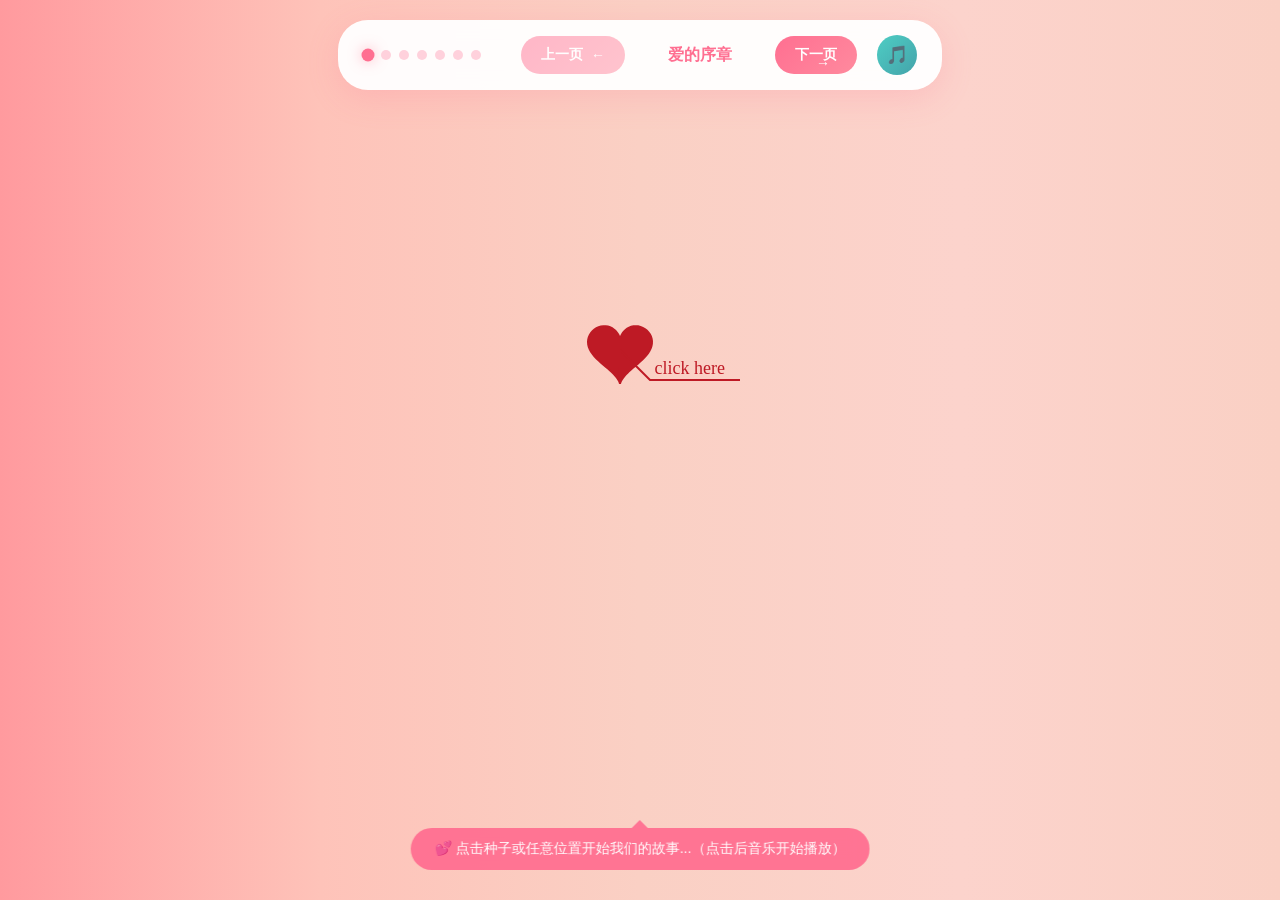
<file: index.html>
<!DOCTYPE html PUBLIC "-//W3C//DTD XHTML 1.0 Strict//EN" "http://www.w3.org/TR/xhtml1/DTD/xhtml1-strict.dtd">
<html xml:lang="en" xmlns="http://www.w3.org/1999/xhtml">
<head>
    <meta http-equiv="Content-Type" content="text/html; charset=UTF-8">
    <title>Love</title>
    
    <link type="text/css" rel="stylesheet" href="Love_files/default.css">
    <link type="text/css" rel="stylesheet" href="Love_files/smooth-navigation.css">
    <script type="text/javascript" src="Love_files/jquery.min.js"></script>
    <script type="text/javascript" src="Love_files/jscex.min.js"></script>
    <script type="text/javascript" src="Love_files/jscex-parser.js"></script>
    <script type="text/javascript" src="Love_files/jscex-jit.js"></script>
    <script type="text/javascript" src="Love_files/jscex-builderbase.min.js"></script>
    <script type="text/javascript" src="Love_files/jscex-async.min.js"></script>
    <script type="text/javascript" src="Love_files/jscex-async-powerpack.min.js"></script>
    <script type="text/javascript" src="Love_files/functions.js" charset="utf-8"></script>
    <script type="text/javascript" src="Love_files/love.js" charset="utf-8"></script>
    <script type="text/javascript" src="Love_files/simple-music-navigation.js" charset="utf-8"></script>
</head>
<body>
	    <div id="main">
        <div id="error">亲，您使用的浏览器无法支持即将显示的内容，请换成谷歌(<a href="http://www.google.cn/chrome/intl/zh-CN/landing_chrome.html?hl=zh-CN&brand=CHMI">Chrome</a>)或者火狐(<a href="http://firefox.com.cn/download/">Firefox</a>)浏览器哟~</div>
        <div id="wrap">
            <div id="text">
                 <div id="code">                 
                 <span class="say">Dear. 婷婷 ღ( ´･ᴗ･` )，七夕快乐呀！</span><br>
                 <span class="say">答应你的礼物！！让你久等啦！</span><br>
                 <span class="say">现借此机会诚挚献诗一首！！</span><br>
				 <br>
                 <span class="say">七夕星河转，鹊桥会良缘，</span><br>
                 <span class="say">小婷笑靥灿，花间舞翩翩。</span><br>
                 <br>
                 <span class="say">绿叶扶疏影，红蕊映素颜，</span><br>
                 <span class="say">多才又多艺，妙来佳肴鲜。</span><br>
                 <br>
                 <span class="say">灵心寄宇宙，巧手成美观，</span><br>
                 <span class="say">愿此情长久，千里共婵娟！</span><br>
                 <br>
                 <span class="say">今日2024年8月10日，又恰逢佳节！</span><br>
                  <span class="say">不免感慨能遇到这么阳光、活泼、开朗的你！</span><br>
                   <span class="say">是多么幸运呀！！</span><br>
                    <span class="say">真的很高兴认识你呀！</span><br>
                     <span class="say">我们之间的故事，</span><br>
                      <span class="say">未完待续……</span><br>
                <br>
                 <span class="say"><span class="space"></span> -- Yours, 程铁峰.</span>
                 </div>
             </div>
            <div id="clock-box">
                <a href="你的个人链接" target="_blank">谭小婷</a> 与 <a href="你的个人链接" target="_blank">程铁峰</a> 相识的
                <div id="clock"></div>
            </div>
            <canvas id="canvas" width="1100" height="680"></canvas>
        </div>
            </div>

    <script>
        $(document).ready(function() {

            var canvas = $('#canvas');
            var music = document.getElementById('background-music');

            if (!canvas[0].getContext) {
                $("#error").show();
                return false;
            }

            var width = canvas.width();
            var height = canvas.height();

            canvas.attr("width", width);
            canvas.attr("height", height);

            var opts = {
                seed: {
                    x: width / 2 - 20,
                    color: "rgb(190, 26, 37)",
                    scale: 2
                },
                branch: [
                    [535, 680, 570, 250, 500, 200, 30, 100, [
                        [540, 500, 455, 417, 340, 400, 13, 100, [
                            [450, 435, 434, 430, 394, 395, 2, 40]
                        ]],
                        [550, 445, 600, 356, 680, 345, 12, 100, [
                            [578, 400, 648, 409, 661, 426, 3, 80]
                        ]],
                        [539, 281, 537, 248, 534, 217, 3, 40],
                        [546, 397, 413, 247, 328, 244, 9, 80, [
                            [427, 286, 383, 253, 371, 205, 2, 40],
                            [498, 345, 435, 315, 395, 330, 4, 60]
                        ]],
                        [546, 357, 608, 252, 678, 221, 6, 100, [
                            [590, 293, 646, 277, 648, 271, 2, 80]
                        ]]
                    ]] 
                ],
                bloom: {
                    num: 700,
                    width: 1080,
                    height: 650,
                },
                footer: {
                    width: 1200,
                    height: 5,
                    speed: 10,
                }
            }

            var tree = new Tree(canvas[0], width, height, opts);
            var seed = tree.seed;
            var foot = tree.footer;
            var hold = 1;

            canvas.click(function(e) {
                var offset = canvas.offset(), x, y;
                x = e.pageX - offset.left;
                y = e.pageY - offset.top;
                if (seed.hover(x, y)) {
                    hold = 0; 
                    music.play();  // 点击时播放音乐
                    canvas.unbind("click");
                    canvas.unbind("mousemove");
                    canvas.removeClass('hand');
                }
            }).mousemove(function(e){
                var offset = canvas.offset(), x, y;
                x = e.pageX - offset.left;
                y = e.pageY - offset.top;
                canvas.toggleClass('hand', seed.hover(x, y));
            });

            var seedAnimate = eval(Jscex.compile("async", function () {
                seed.draw();
                while (hold) {
                    $await(Jscex.Async.sleep(10));
                }
                while (seed.canScale()) {
                    seed.scale(0.95);
                    $await(Jscex.Async.sleep(10));
                }
                while (seed.canMove()) {
                    seed.move(0, 2);
                    foot.draw();
                    $await(Jscex.Async.sleep(10));
                }
            }));

            var growAnimate = eval(Jscex.compile("async", function () {
                do {
                    tree.grow();
                    $await(Jscex.Async.sleep(10));
                } while (tree.canGrow());
            }));

            var flowAnimate = eval(Jscex.compile("async", function () {
                do {
                    tree.flower(2);
                    $await(Jscex.Async.sleep(10));
                } while (tree.canFlower());
            }));

            var moveAnimate = eval(Jscex.compile("async", function () {
                tree.snapshot("p1", 240, 0, 610, 680);
                while (tree.move("p1", 500, 0)) {
                    foot.draw();
                    $await(Jscex.Async.sleep(10));
                }
                foot.draw();
                tree.snapshot("p2", 500, 0, 610, 680);

                canvas.parent().css("background", "url(" + tree.toDataURL('image/png') + ")");
				canvas.css("background", "linear-gradient(to right, #FDB1AE, #fad0c4, #fad0c4)");
                $await(Jscex.Async.sleep(300));
                canvas.css("background", "none");
            }));

            var jumpAnimate = eval(Jscex.compile("async", function () {
                var ctx = tree.ctx;
                while (true) {
                    tree.ctx.clearRect(0, 0, width, height);
                    tree.jump();
                    foot.draw();
                    $await(Jscex.Async.sleep(25));
                }
            }));

            var textAnimate = eval(Jscex.compile("async", function () {
                var together = new Date();
                together.setFullYear(2024, 5, 21);
                together.setHours(13);
                together.setMinutes(31);
                together.setSeconds(0);
                together.setMilliseconds(0);

                $("#code").show().typewriter();
                $("#clock-box").fadeIn(500);
                while (true) {
                    timeElapse(together);
                    $await(Jscex.Async.sleep(1000));
                }
            }));

            var runAsync = eval(Jscex.compile("async", function () {
                $await(seedAnimate());
                $await(growAnimate());
                $await(flowAnimate());
                $await(moveAnimate());

                textAnimate().start();
                jumpAnimate().start();
            }));

            runAsync().start();
        });
    </script>
</body>
</html>
</file>
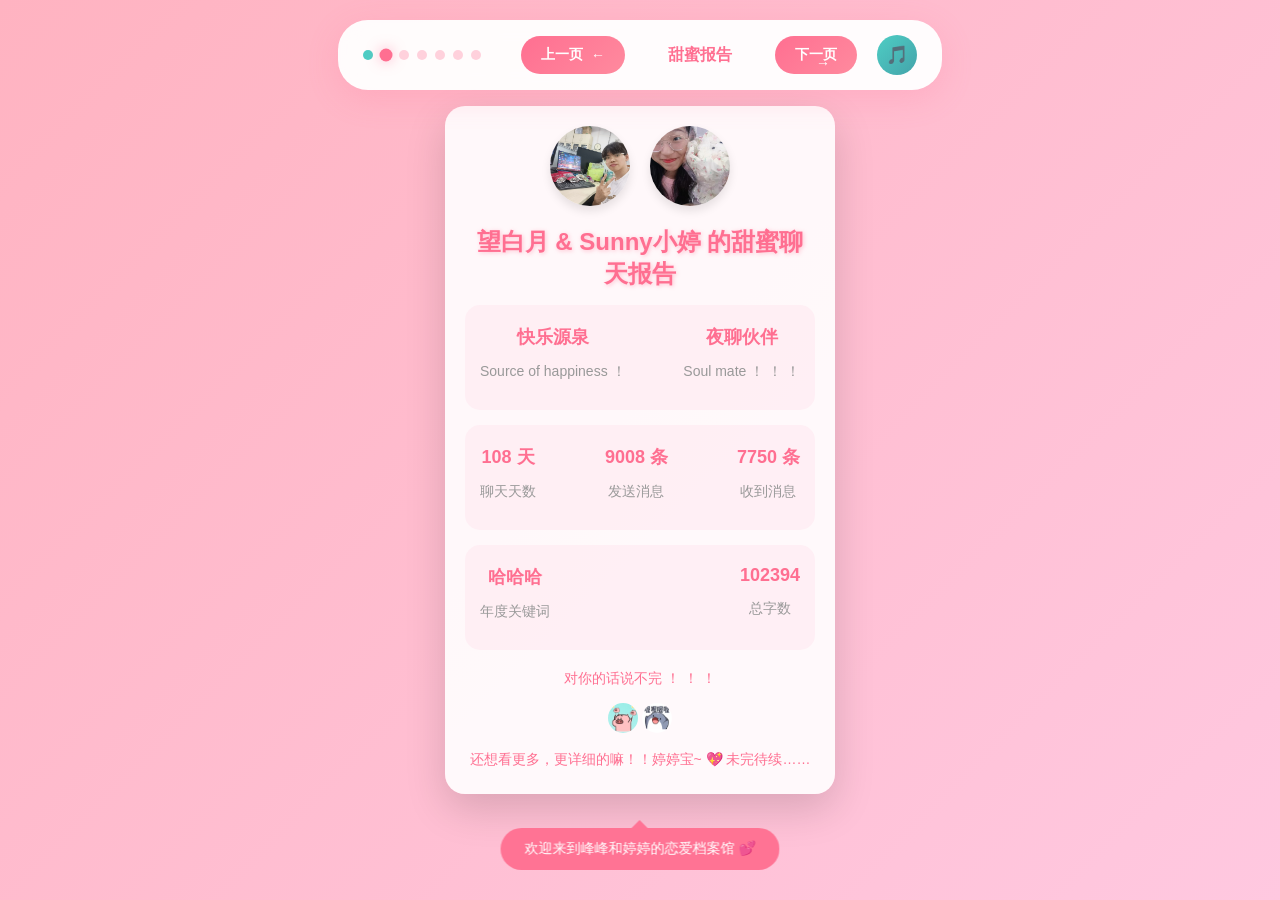
<file: page2.html>
<!DOCTYPE html>
<html lang="zh-CN">
<head>
    <meta charset="UTF-8">
    <meta name="viewport" content="width=device-width, initial-scale=1.0">
    <title>甜蜜聊天报告</title>
    <link type="text/css" rel="stylesheet" href="Love_files/smooth-navigation.css">
    <style>
        body {
            margin: 0;
            font-family: 'Arial', sans-serif;
            background: linear-gradient(135deg, #ffb3c1, #ffc8e0);
            display: flex;
            justify-content: center;
            align-items: center;
            height: 100vh;
            animation: backgroundAnimation 8s infinite alternate ease-in-out;
        }

        /* 背景渐变动画 */
        @keyframes backgroundAnimation {
            0% { background: linear-gradient(135deg, #ffb3c1, #ffc8e0); }
            100% { background: linear-gradient(135deg, #ff7f91, #ffb3c1); }
        }

        .card {
            background-color: rgba(255, 255, 255, 0.9);
            border-radius: 20px;
            box-shadow: 0px 15px 40px rgba(0, 0, 0, 0.15);
            width: 350px;
            padding: 20px;
            text-align: center;
            transform: scale(1);
            transition: transform 0.3s;
        }

        .card:hover {
            transform: scale(1.05);
        }

        .header {
            display: flex;
            justify-content: center;
            align-items: center;
            margin-bottom: 20px;
            animation: float 3s infinite alternate ease-in-out;
        }

        /* 图片浮动效果 */
        @keyframes float {
            0% { transform: translateY(0); }
            100% { transform: translateY(-10px); }
        }

        .header img {
            width: 80px;
            height: 80px;
            border-radius: 50%;
            object-fit: cover;
            margin: 0 10px;
            box-shadow: 0px 5px 10px rgba(0, 0, 0, 0.1);
        }

        h1 {
            font-size: 24px;
            margin: 10px 0;
            color: #ff6f91;
            text-shadow: 1px 1px 4px rgba(255, 111, 145, 0.4);
        }

        .stat {
            background-color: rgba(255, 236, 243, 0.7);
            padding: 15px;
            border-radius: 15px;
            margin: 15px 0;
            display: flex;
            justify-content: space-between;
            color: #555;
        }

        .stat div {
            text-align: center;
        }

        .stat h2 {
            font-size: 18px;
            margin: 5px 0;
            color: #ff6f91;
        }

        .stat p {
            font-size: 14px;
            color: #999;
        }

        .footer {
            margin-top: 20px;
        }

        .footer img {
            width: 30px;
            height: 30px;
            border-radius: 50%;
        }

        .footer p {
            font-size: 14px;
            color: #ff6f91;
            margin-bottom: 5px;
        }

        .qr-code {
            margin-top: 10px;
            width: 80px;
            height: 80px;
            border-radius: 10px;
            animation: glow 3s infinite alternate;
        }

        /* 暧昧的光晕效果 */
        @keyframes glow {
            0% { box-shadow: 0 0 10px rgba(255, 111, 145, 0.5); }
            100% { box-shadow: 0 0 20px rgba(255, 111, 145, 1); }
        }
    </style>
</head>
<body>
    <div class="card">
        <div class="header">
            <img src="Love_files/image1.jpg" alt="User 1">
            <img src="Love_files/image2.jpg" alt="User 2">
        </div>

        <h1>望白月 & Sunny小婷 的甜蜜聊天报告</h1>

        <div class="stat">
            <div>
                <h2>快乐源泉</h2>
                <p>Source of happiness ！</p>
            </div>
            <div>
                <h2>夜聊伙伴</h2>
                <p>Soul mate ！ ！ ！</p>
            </div>
        </div>

        <div class="stat">
            <div>
                <h2>108 天</h2>
                <p>聊天天数</p>
            </div>
            <div>
                <h2>9008 条</h2>
                <p>发送消息</p>
            </div>
            <div>
                <h2>7750 条</h2>
                <p>收到消息</p>
            </div>
        </div>

        <div class="stat">
            <div>
                <h2>哈哈哈</h2>
                <p>年度关键词</p>
            </div>
            <div>
                <h2>102394</h2>
                <p>总字数</p>
            </div>
        </div>

        <div class="footer">
            <p>对你的话说不完 ！ ！ ！</p>
            <img src="Love_files/image3.jpg" alt="Emoji">
            <img src="Love_files/image4.jpg" alt="QR Code" class="qr-code">
			<p>还想看更多，更详细的嘛！！婷婷宝~ 💖 未完待续……</p>
        </div>
    </div>
<!-- 	<audio id="backgroundMusic" src="Love_files/love.mp3" autoplay loop></audio>
	
	    <script>
	        window.onload = function() {
	            var audio = document.getElementById('backgroundMusic');
	            audio.play();
	        };
	    </script> -->
				<script src="Love_files/simple-music-navigation.js"></script>
		
</body>
</html>
</file>
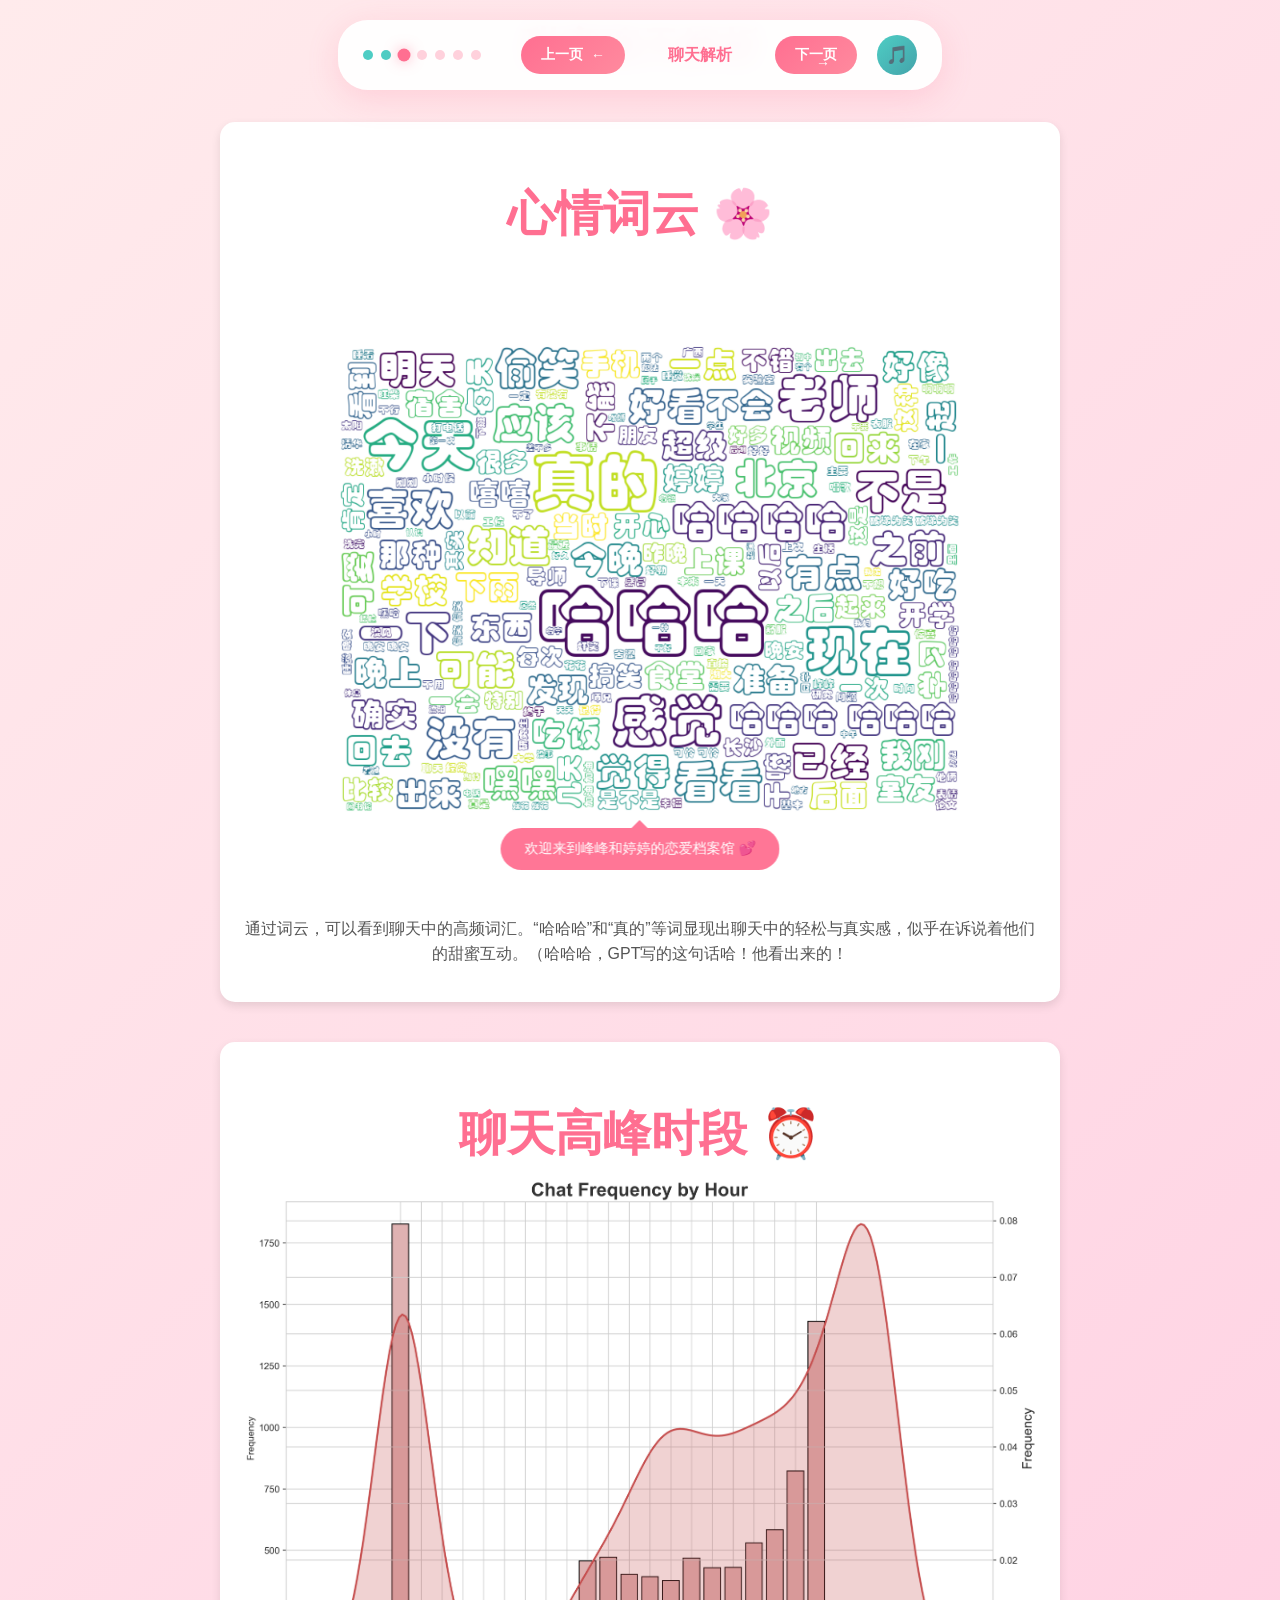
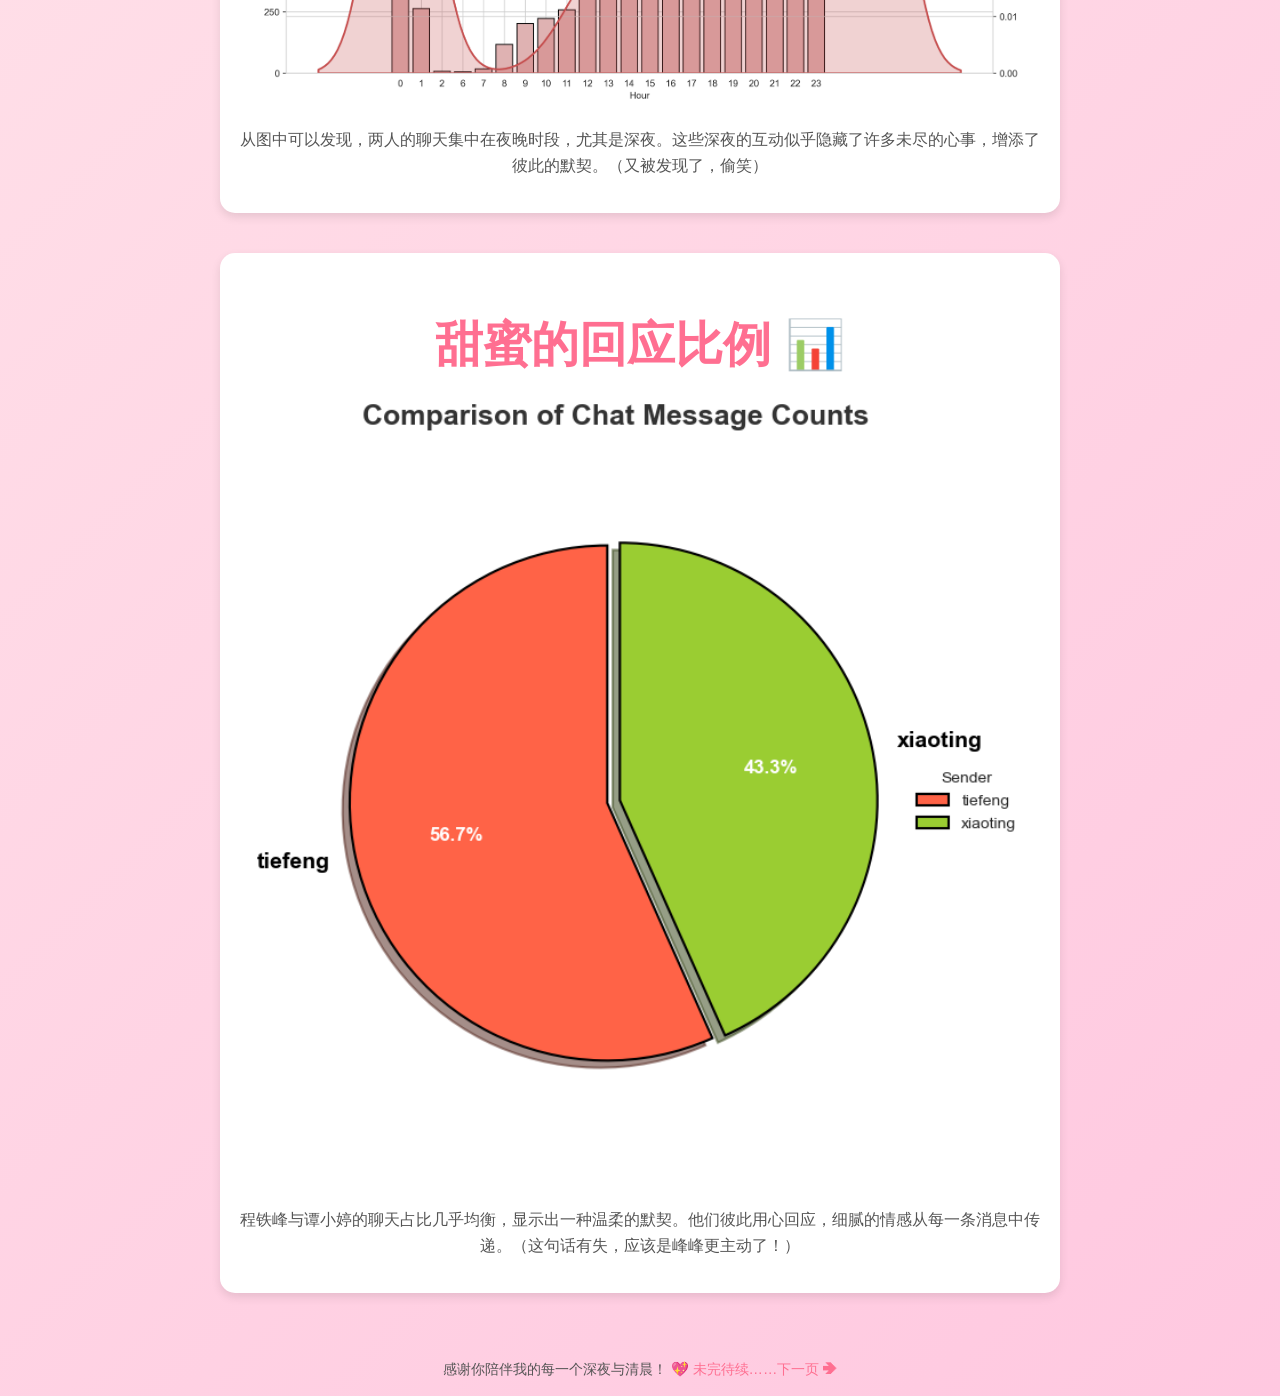
<file: page3.html>
<!DOCTYPE html>
<html lang="zh-CN">
<head>
    <meta charset="UTF-8">
    <meta name="viewport" content="width=device-width, initial-scale=1.0">
    <title>甜蜜聊天解析</title>
    <link type="text/css" rel="stylesheet" href="Love_files/smooth-navigation.css">
    <style>
        /* 页面基础样式 */
        body {
            font-family: Arial, sans-serif;
            background: linear-gradient(135deg, #ffebec, #ffc8e0);
            display: flex;
            flex-direction: column;
            align-items: center;
            margin: 0;
            padding: 0;
            overflow-x: hidden;
        }

        h1 {
            color: #ff6f91;
            font-size: 2.5em;
            margin-top: 20px;
            text-shadow: 1px 1px 2px rgba(0, 0, 0, 0.1);
        }

        /* 图表卡片样式 */
        .chart-container {
            background: white;
            width: 90%;
            max-width: 800px;
            margin: 20px auto;
            padding: 20px;
            border-radius: 15px;
            box-shadow: 0 4px 10px rgba(0, 0, 0, 0.1);
            transition: transform 0.3s ease, box-shadow 0.3s ease;
        }

        .chart-container:hover {
            transform: scale(1.02);
            box-shadow: 0 8px 20px rgba(0, 0, 0, 0.15);
        }

        h2 {
            color: #ff6f91;
            text-align: center;
            margin-bottom: 10px;
            font-size: 3em;
        }

        p {
            color: #555;
            font-size: 1em;
            line-height: 1.6em;
            margin-bottom: 15px;
            text-align: center;
        }

        /* 图表图片样式 */
        .chart-img {
            width: 100%;
            border-radius: 10px;
            transition: transform 0.3s;
        }

        .chart-img:hover {
            transform: scale(1.05);
        }

        /* 页面底部样式 */
        .footer {
            margin-top: 30px;
            color: #888;
            font-size: 0.9em;
            text-align: center;
        }

        .footer a {
            color: #ff6f91;
            text-decoration: none;
        }

        .footer a:hover {
            text-decoration: underline;
        }
    </style>
</head>
<body>

    <!-- 页面标题 -->
    <h1>甜蜜聊天解析</h1>

    <!-- 卡片 1：聊天内容词云图 -->
    <div class="chart-container">
        <h2>心情词云 🌸</h2>
        <img src="Love_files/image5.jpg" alt="聊天内容词云图" class="chart-img">
        <p>通过词云，可以看到聊天中的高频词汇。“哈哈哈”和“真的”等词显现出聊天中的轻松与真实感，似乎在诉说着他们的甜蜜互动。（哈哈哈，GPT写的这句话哈！他看出来的！</p>
    </div>

    <!-- 卡片 2：聊天频率统计图 -->
    <div class="chart-container">
        <h2>聊天高峰时段 ⏰</h2>
        <img src="Love_files/image6.jpg" alt="聊天频率统计图" class="chart-img">
        <p>从图中可以发现，两人的聊天集中在夜晚时段，尤其是深夜。这些深夜的互动似乎隐藏了许多未尽的心事，增添了彼此的默契。（又被发现了，偷笑）</p>
    </div>

    <!-- 卡片 3：消息占比饼图 -->
    <div class="chart-container">
        <h2>甜蜜的回应比例 📊</h2>
        <img src="Love_files/image7.jpg" alt="消息占比图" class="chart-img">
        <p>程铁峰与谭小婷的聊天占比几乎均衡，显示出一种温柔的默契。他们彼此用心回应，细腻的情感从每一条消息中传递。（这句话有失，应该是峰峰更主动了！）</p>
    </div>

    <!-- 页面底部 -->
    <div class="footer">
        <p>感谢你陪伴我的每一个深夜与清晨！ 💖 <a href="page4.html">未完待续……下一页 ➔</a></p>
    </div>
<!-- 	<audio id="backgroundMusic" src="Love_files/love.mp3" autoplay loop></audio>
	
	    <script>
	        window.onload = function() {
	            var audio = document.getElementById('backgroundMusic');
	            audio.play();
	        };
	    </script> -->
	<script src="Love_files/audio.js"></script>
	<script src="Love_files/simple-music-navigation.js"></script>
	
</body>
</html>
</file>
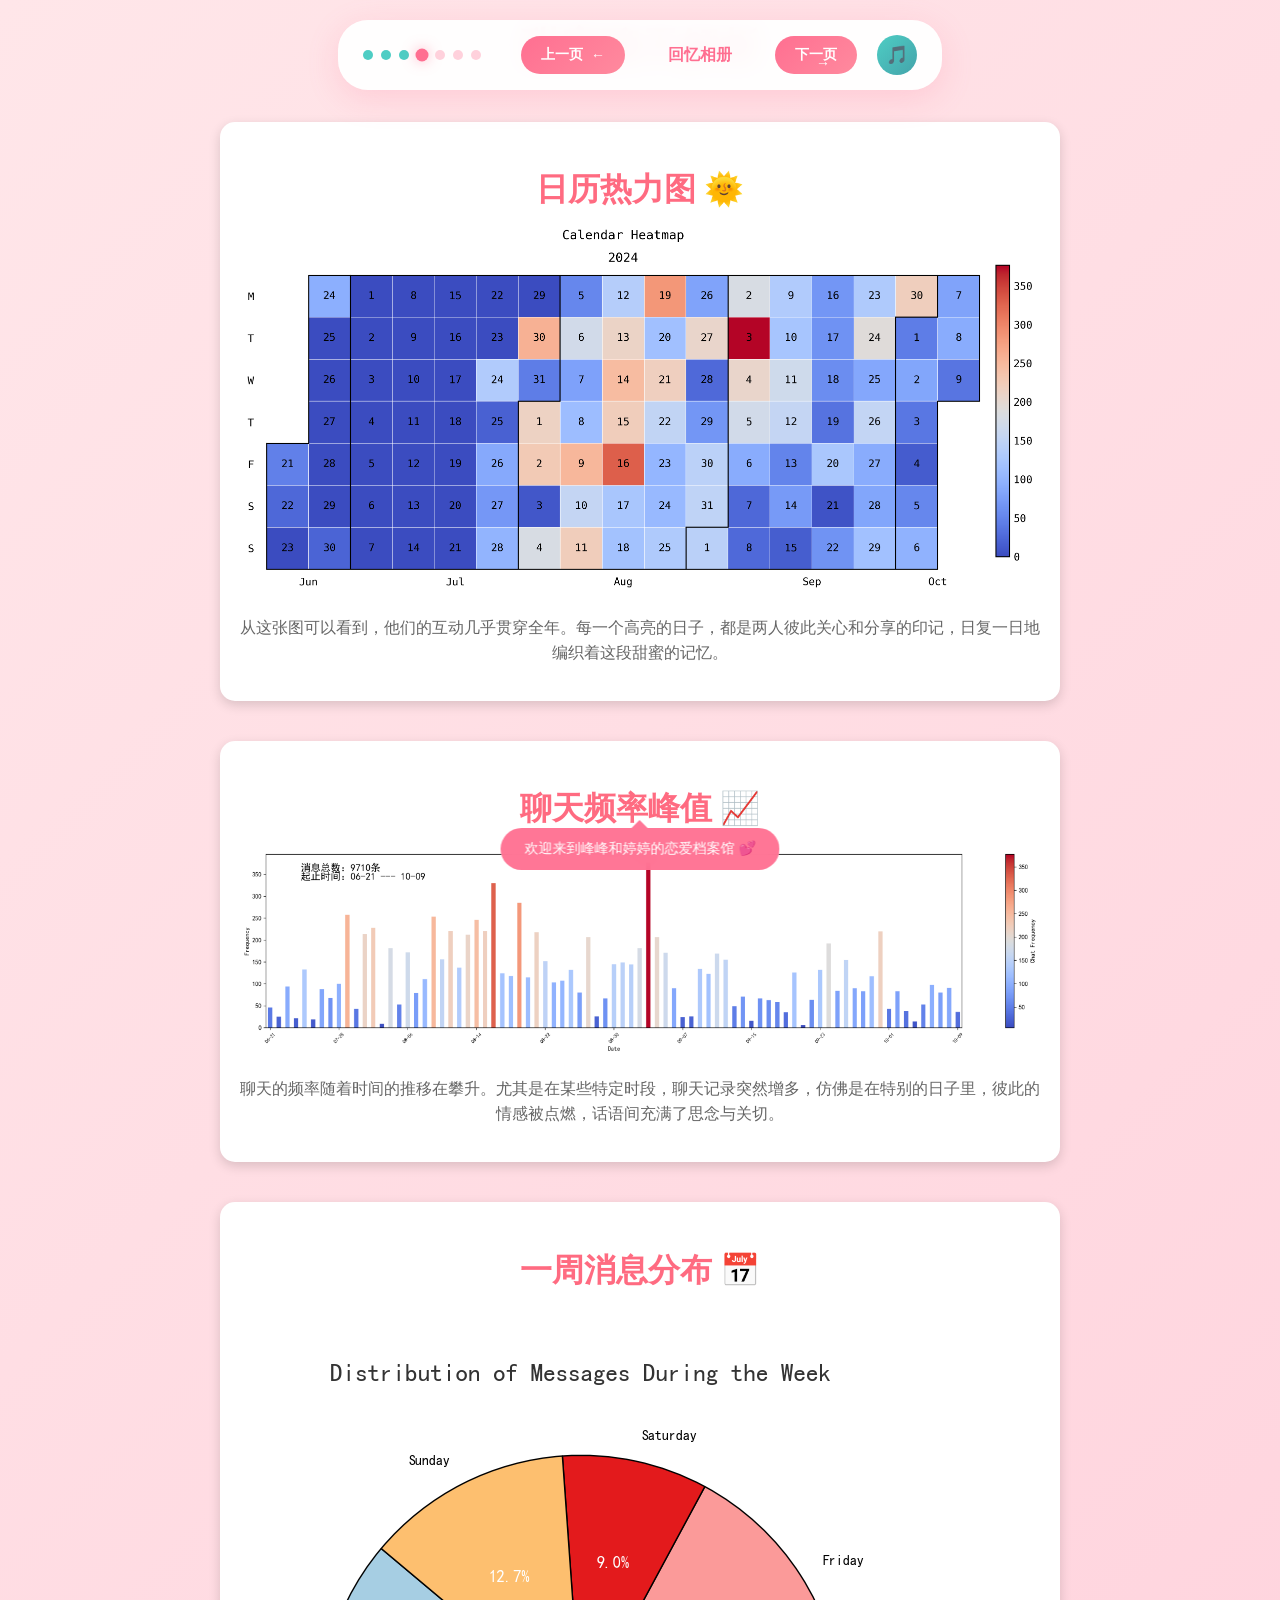
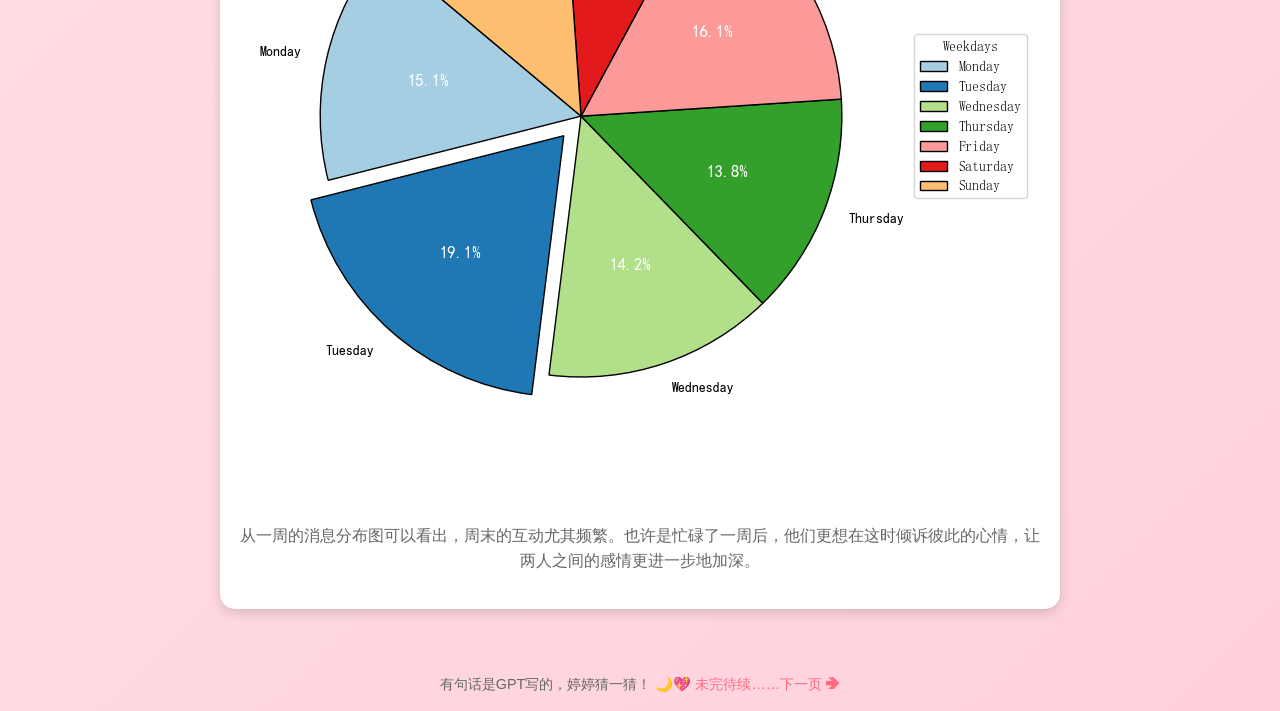
<file: page4.html>
<!DOCTYPE html>
<html lang="zh-CN">
<head>
    <meta charset="UTF-8">
    <meta name="viewport" content="width=device-width, initial-scale=1.0">
    <title>甜蜜聊天解析</title>
    <link type="text/css" rel="stylesheet" href="Love_files/smooth-navigation.css">
    <style>
        /* 页面基础样式 */
        body {
            font-family: Arial, sans-serif;
            background: linear-gradient(135deg, #ffe6e9, #ffd1dc);
            display: flex;
            flex-direction: column;
            align-items: center;
            margin: 0;
            padding: 0;
            overflow-x: hidden;
        }

        h1 {
            color: #ff6b81;
            font-size: 2.5em;
            margin-top: 20px;
            text-shadow: 1px 1px 4px rgba(0, 0, 0, 0.2);
        }

        /* 图表卡片样式 */
        .chart-container {
            background: white;
            width: 90%;
            max-width: 800px;
            margin: 20px auto;
            padding: 20px;
            border-radius: 15px;
            box-shadow: 0 4px 12px rgba(0, 0, 0, 0.15);
            transition: transform 0.3s ease, box-shadow 0.3s ease;
        }

        .chart-container:hover {
            transform: scale(1.02);
            box-shadow: 0 8px 20px rgba(0, 0, 0, 0.2);
        }

        h2 {
            color: #ff6b81;
            text-align: center;
            margin-bottom: 10px;
            font-size: 2em;
        }

        p {
            color: #666;
            font-size: 1em;
            line-height: 1.6em;
            margin-bottom: 15px;
            text-align: center;
        }

        /* 图表图片样式 */
        .chart-img {
            width: 100%;
            border-radius: 10px;
            transition: transform 0.3s;
        }

        .chart-img:hover {
            transform: scale(1.05);
        }

        /* 页面底部样式 */
        .footer {
            margin-top: 30px;
            color: #888;
            font-size: 0.9em;
            text-align: center;
        }

        .footer a {
            color: #ff6b81;
            text-decoration: none;
        }

        .footer a:hover {
            text-decoration: underline;
        }
    </style>
</head>
<body>

    <!-- 页面标题 -->
    <h1>甜蜜聊天解析</h1>

    <!-- 卡片 1：日历热力图 -->
    <div class="chart-container">
        <h2>日历热力图 🌞</h2>
        <img src="Love_files/image8.jpg" alt="日历热力图" class="chart-img">
        <p>从这张图可以看到，他们的互动几乎贯穿全年。每一个高亮的日子，都是两人彼此关心和分享的印记，日复一日地编织着这段甜蜜的记忆。</p>
    </div>

    <!-- 卡片 2：聊天频率柱状图 -->
    <div class="chart-container">
        <h2>聊天频率峰值 📈</h2>
        <img src="Love_files/image9.jpg" alt="聊天频率柱状图" class="chart-img">
        <p>聊天的频率随着时间的推移在攀升。尤其是在某些特定时段，聊天记录突然增多，仿佛是在特别的日子里，彼此的情感被点燃，话语间充满了思念与关切。</p>
    </div>

    <!-- 卡片 3：一周消息分布图 -->
    <div class="chart-container">
        <h2>一周消息分布 📅</h2>
        <img src="Love_files/image10.jpg" alt="一周消息分布图" class="chart-img">
        <p>从一周的消息分布图可以看出，周末的互动尤其频繁。也许是忙碌了一周后，他们更想在这时倾诉彼此的心情，让两人之间的感情更进一步地加深。</p>
    </div>

    <!-- 页面底部 -->
    <div class="footer">
        <p>有句话是GPT写的，婷婷猜一猜！ 🌙💖 <a href="page5.html">未完待续……下一页 ➔</a></p>
    </div>
<!-- 	<audio id="backgroundMusic" src="Love_files/love.mp3" autoplay loop></audio>
	
	    <script>
	        window.onload = function() {
	            var audio = document.getElementById('backgroundMusic');
	            audio.play();
	        };
	    </script> -->
	<script src="Love_files/audio.js"></script>
	<script src="Love_files/simple-music-navigation.js"></script>
	
</body>
</html>
</file>
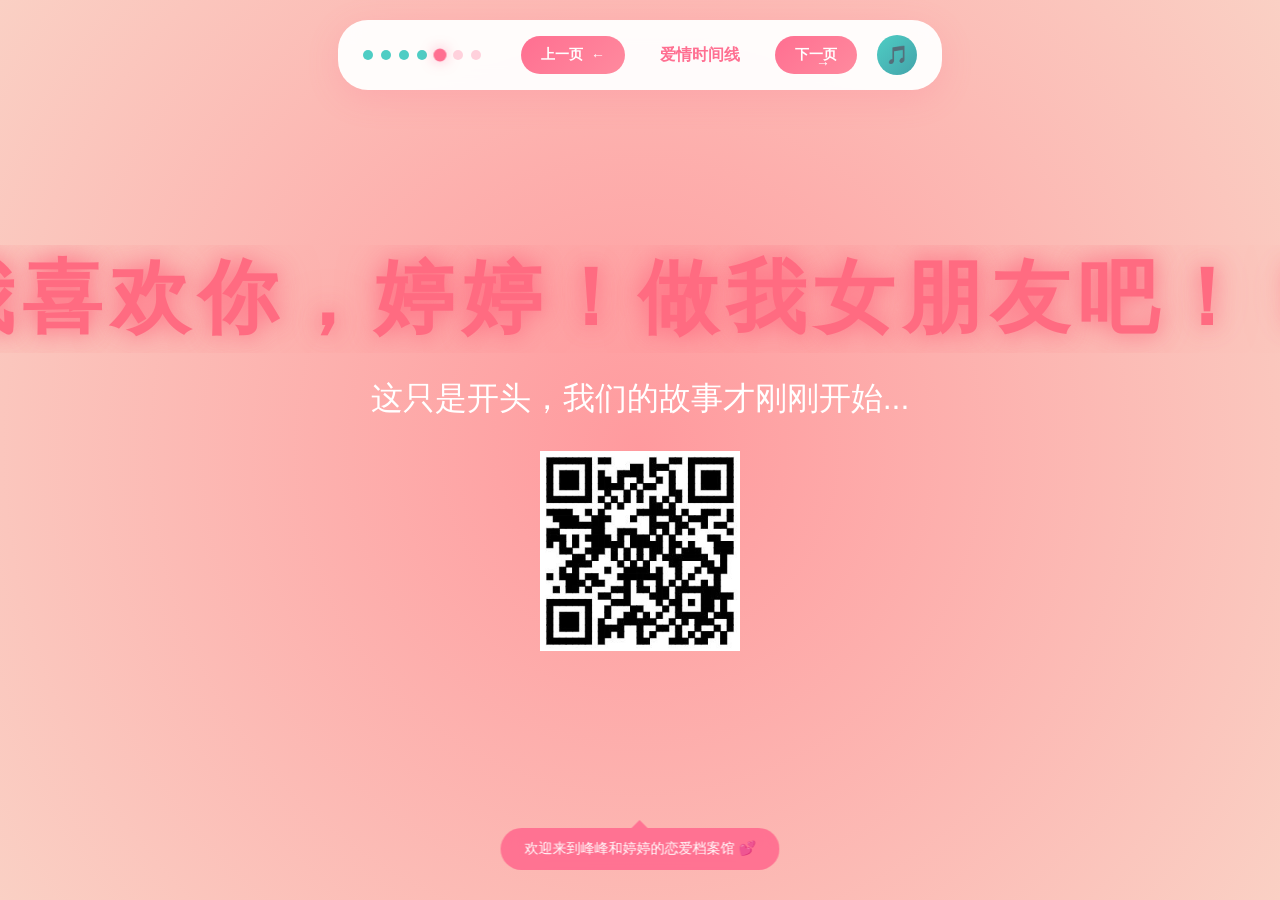
<file: page5.html>
<!DOCTYPE html>
<html lang="zh-CN">
<head>
    <meta charset="UTF-8">
    <meta name="viewport" content="width=device-width, initial-scale=1.0">
    <title>暧昧时刻</title>
    <link type="text/css" rel="stylesheet" href="Love_files/smooth-navigation.css">
    <style>
        body {
            font-family: 'Arial', sans-serif;
            background: radial-gradient(circle, #ff9a9e, #fad0c4);
            display: flex;
            flex-direction: column;
            justify-content: center;
            align-items: center;
            height: 100vh;
            margin: 0;
            padding: 0;
            overflow: hidden;
            text-align: center;
        }

        .container {
            color: #ff6b81;
            position: relative;
            animation: pulseBackground 5s infinite ease-in-out;
        }

        .typing-effect {
            font-size: 5em;
            font-weight: bold;
            display: inline-block;
            border-right: 4px solid #ff6b81;
            white-space: nowrap;
            overflow: hidden;
            width: 0;
            animation: typing 5s steps(35) forwards, blink 0.75s step-end infinite;
            letter-spacing: 0.1em;
            text-shadow: 0 0 20px rgba(255, 107, 129, 0.8), 0 0 40px rgba(255, 107, 129, 0.6);
        }

        @keyframes typing {
            from {
                width: 0;
            }
            to {
                width: 27em;
            }
        }

        @keyframes blink {
            50% {
                border-color: transparent;
            }
        }

        .heart {
            font-size: 8em;
            color: #ff1493;
            position: absolute;
            top: 60%;
            left: 50%;
            transform: translateX(-50%);
            animation: heartbeat 1s ease-in-out infinite, pulseHeart 3s infinite ease-in-out;
            opacity: 0;
        }

        @keyframes heartbeat {
            0%, 100% {
                transform: scale(1);
            }
            50% {
                transform: scale(1.3);
            }
        }

        @keyframes pulseHeart {
            0%, 100% {
                opacity: 0;
            }
            50% {
                opacity: 1;
            }
        }

        .message {
            font-size: 2em;
            color: #ffffff;
            margin-top: 20px;
            opacity: 0;
            animation: fadeIn 3s ease forwards;
            animation-delay: 5s;
        }

        @keyframes fadeIn {
            from {
                opacity: 0;
            }
            to {
                opacity: 1;
            }
        }

        .qr-code {
            margin-top: 30px;
            width: 200px;
            height: 200px;
        }
    </style>
</head>
<body>

    <div class="container">
        <!-- 打字效果 -->
        <div class="typing-effect">我喜欢你，婷婷！做我女朋友吧！！</div>

        <!-- 心形动画 -->
        <!-- <div class="heart">💖</div> -->

        <!-- 渐显信息 -->
        <div class="message">这只是开头，我们的故事才刚刚开始...</div>

        <!-- 二维码图片 -->
        <img src="Love_files/image11.jpg" alt="二维码" class="qr-code">
    </div>
	<script src="Love_files/audio.js"></script>
	<script src="Love_files/simple-music-navigation.js"></script>
	
</body>
</html>
</file>
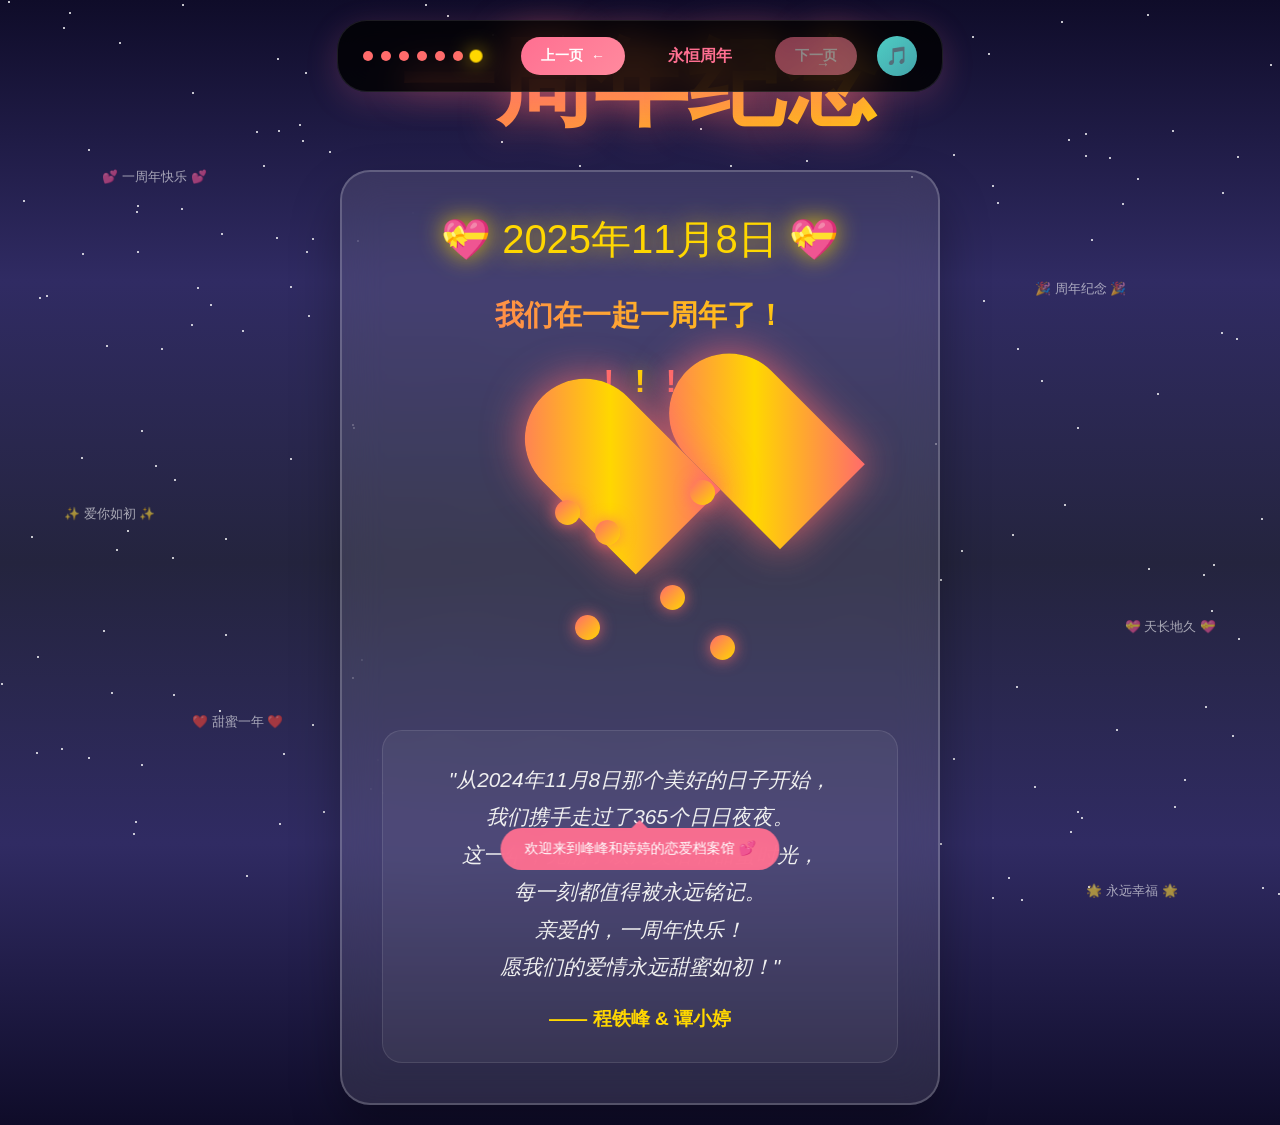
<file: page7.html>
<!DOCTYPE html>
<html lang="zh-CN">
<head>
    <meta charset="UTF-8">
    <meta name="viewport" content="width=device-width, initial-scale=1.0">
    <title>一周年纪念 - 爱情档案馆</title>
    <link type="text/css" rel="stylesheet" href="Love_files/smooth-navigation.css">
    <style>
        * {
            margin: 0;
            padding: 0;
            box-sizing: border-box;
        }

        body {
            font-family: 'Arial', sans-serif;
            background: linear-gradient(to bottom, #0f0c29, #302b63, #24243e, #302b63, #0f0c29);
            min-height: 100vh;
            overflow: hidden;
            position: relative;
            color: white;
        }

        /* 流星雨画布 */
        #meteor-canvas {
            position: fixed;
            top: 0;
            left: 0;
            width: 100%;
            height: 100%;
            pointer-events: none;
            z-index: 1;
        }

        /* 主容器 */
        .anniversary-container {
            position: relative;
            z-index: 10;
            display: flex;
            flex-direction: column;
            align-items: center;
            justify-content: center;
            min-height: 100vh;
            padding: 20px;
        }

        /* 主标题 */
        .anniversary-title {
            font-size: clamp(3rem, 8vw, 6rem);
            font-weight: bold;
            text-align: center;
            margin-bottom: 20px;
            background: linear-gradient(135deg, #ff6b6b 0%, #ffd700 25%, #ff6b6b 50%, #ffd700 75%, #ff6b6b 100%);
            background-size: 400% 400%;
            -webkit-background-clip: text;
            background-clip: text;
            -webkit-text-fill-color: transparent;
            animation: gradientShift 6s ease infinite, titlePulse 2s ease-in-out infinite;
            text-shadow: 0 0 40px rgba(255, 107, 107, 0.8);
        }

        @keyframes titlePulse {
            0%, 100% { transform: scale(1); }
            50% { transform: scale(1.05); }
        }

        @keyframes gradientShift {
            0%, 100% { background-position: 0% 50%; }
            50% { background-position: 100% 50%; }
        }

        /* 纪念日卡片 */
        .anniversary-card {
            background: rgba(255, 255, 255, 0.1);
            backdrop-filter: blur(20px);
            border-radius: 30px;
            padding: 40px;
            text-align: center;
            border: 2px solid rgba(255, 255, 255, 0.2);
            box-shadow: 0 25px 50px rgba(0, 0, 0, 0.3);
            max-width: 600px;
            width: 90%;
            animation: cardFloat 6s ease-in-out infinite;
        }

        @keyframes cardFloat {
            0%, 100% { transform: translateY(0px); }
            50% { transform: translateY(-20px); }
        }

        /* 纪念日信息 */
        .anniversary-date {
            font-size: 2.5rem;
            color: #ffd700;
            margin-bottom: 20px;
            text-shadow: 0 0 25px rgba(255, 215, 0, 0.8);
            animation: glow 2s ease-in-out infinite alternate, dateGlow 3s ease-in-out infinite;
        }

        @keyframes glow {
            from { text-shadow: 0 0 25px rgba(255, 215, 0, 0.8); }
            to { text-shadow: 0 0 35px rgba(255, 215, 0, 1), 0 0 50px rgba(255, 215, 0, 0.8); }
        }

        @keyframes dateGlow {
            0%, 100% { transform: scale(1); }
            50% { transform: scale(1.02); }
        }

        .anniversary-message {
            font-size: 1.8rem;
            color: #ffffff;
            margin: 25px 0;
            line-height: 1.6;
            font-weight: bold;
            text-align: center;
            background: linear-gradient(45deg, #ff6b6b, #ffd700, #ff6b6b);
            background-size: 200% 200%;
            -webkit-background-clip: text;
            background-clip: text;
            -webkit-text-fill-color: transparent;
            animation: messageGradient 4s ease infinite;
        }

        @keyframes messageGradient {
            0%, 100% { background-position: 0% 50%; }
            50% { background-position: 100% 50%; }
        }

        /* 跳动感叹号样式 */
        .anniversary-message {
            font-size: 1.8rem;
            color: #ffffff;
            margin: 25px 0;
            line-height: 1.6;
            font-weight: bold;
            text-align: center;
            background: linear-gradient(45deg, #ff6b6b, #ffd700, #ff6b6b);
            background-size: 200% 200%;
            -webkit-background-clip: text;
            background-clip: text;
            -webkit-text-fill-color: transparent;
            animation: messageGradient 4s ease infinite;
            position: relative;
            z-index: 1;
        }

        .exclamation-marks {
            display: block;
            text-align: center;
            margin: 15px 0;
            position: relative;
        }

        .exclamation-mark {
            display: inline-block;
            font-size: 2rem;
            font-weight: bold;
            color: #ff6b6b;
            margin: 0 8px;
            text-shadow: 0 0 20px rgba(255, 107, 107, 0.8);
            animation: exclamationJump 1.5s ease-in-out infinite;
            position: relative;
        }

        .exclamation-mark:nth-child(2) {
            animation-delay: 0.3s;
            color: #ffd700;
            text-shadow: 0 0 20px rgba(255, 215, 0, 0.8);
        }

        .exclamation-mark:nth-child(3) {
            animation-delay: 0.6s;
            color: #ff6b6b;
            text-shadow: 0 0 20px rgba(255, 107, 107, 0.8);
        }

        @keyframes exclamationJump {
            0%, 100% {
                transform: translateY(0) scale(1) rotate(0deg);
                opacity: 1;
            }
            25% {
                transform: translateY(-10px) scale(1.1) rotate(-3deg);
                opacity: 1;
            }
            50% {
                transform: translateY(-18px) scale(1.2) rotate(3deg);
                opacity: 1;
            }
            75% {
                transform: translateY(-10px) scale(1.1) rotate(-1deg);
                opacity: 1;
            }
        }

        /* 爱心容器 */
        .heart-container {
            position: relative;
            width: 250px;
            height: 250px;
            margin: 40px auto;
        }

        .heart {
            position: relative;
            width: 120px;
            height: 108px;
            margin: 0 auto;
            transform: rotate(-45deg);
            animation: heartbeat 1.2s ease-in-out infinite;
        }

        .heart::before,
        .heart::after {
            content: '';
            position: absolute;
            width: 120px;
            height: 192px;
            background: linear-gradient(135deg, #ff6b6b, #ffd700, #ff6b6b);
            border-radius: 120px 120px 0 0;
            box-shadow: 0 0 40px rgba(255, 107, 107, 0.8);
            animation: heartGlow 2s ease-in-out infinite alternate;
        }

        @keyframes heartGlow {
            from { box-shadow: 0 0 40px rgba(255, 107, 107, 0.8); }
            to { box-shadow: 0 0 60px rgba(255, 215, 0, 1), 0 0 80px rgba(255, 107, 107, 0.6); }
        }

        .heart::before {
            left: 120px;
            top: 0;
        }

        .heart::after {
            left: 0;
            top: -84px;
        }

        @keyframes heartbeat {
            0%, 100% { transform: rotate(-45deg) scale(1); }
            50% { transform: rotate(-45deg) scale(1.1); }
        }

        /* 爱心粒子 - 增强版 */
        .heart-particle {
            position: absolute;
            width: 25px;
            height: 25px;
            background: linear-gradient(135deg, #ff6b6b, #ffd700);
            border-radius: 50%;
            pointer-events: none;
            animation: particleFloat 3s ease-in-out infinite;
            box-shadow: 0 0 15px rgba(255, 107, 107, 0.8);
        }

        @keyframes particleFloat {
            0% {
                transform: translateY(0) scale(0) rotate(0deg);
                opacity: 0;
            }
            25% {
                opacity: 1;
                transform: translateY(-30px) scale(1.2) rotate(90deg);
            }
            50% {
                opacity: 1;
                transform: translateY(-60px) scale(1) rotate(180deg);
            }
            75% {
                opacity: 0.8;
                transform: translateY(-90px) scale(0.8) rotate(270deg);
            }
            100% {
                transform: translateY(-120px) scale(0) rotate(360deg);
                opacity: 0;
            }
        }

        /* 周年数字样式 */
        .anniversary-number {
            font-size: 4rem;
            font-weight: bold;
            color: #ff6b6b;
            margin: 20px 0;
            text-align: center;
            text-shadow: 0 0 30px rgba(255, 107, 107, 0.8);
            animation: numberGlow 3s ease-in-out infinite alternate;
            display: inline-block;
            background: linear-gradient(45deg, #ff6b6b, #ffd700, #ff6b6b);
            background-size: 200% 200%;
            -webkit-background-clip: text;
            background-clip: text;
            -webkit-text-fill-color: transparent;
            animation: numberGlow 3s ease-in-out infinite alternate, numberGradient 4s ease infinite;
        }

        @keyframes numberGlow {
            from { text-shadow: 0 0 30px rgba(255, 107, 107, 0.8); }
            to { text-shadow: 0 0 50px rgba(255, 215, 0, 1), 0 0 70px rgba(255, 107, 107, 0.6); }
        }

        @keyframes numberGradient {
            0%, 100% { background-position: 0% 50%; }
            50% { background-position: 100% 50%; }
        }

        /* 消息区域 */
        .message-section {
            margin-top: 30px;
            padding: 30px;
            background: rgba(255, 255, 255, 0.05);
            border-radius: 20px;
            border: 1px solid rgba(255, 255, 255, 0.1);
        }

        .love-message {
            font-size: 1.3rem;
            line-height: 1.8;
            margin-bottom: 15px;
            color: #f0f0f0;
            font-style: italic;
        }

        .signature {
            font-size: 1.2rem;
            color: #ffd700;
            font-weight: bold;
            margin-top: 20px;
        }

        /* 星星背景 */
        .stars {
            position: fixed;
            top: 0;
            left: 0;
            width: 100%;
            height: 100%;
            pointer-events: none;
            z-index: 0;
        }

        .star {
            position: absolute;
            width: 2px;
            height: 2px;
            background: white;
            border-radius: 50%;
            animation: twinkle 3s ease-in-out infinite;
        }

        @keyframes twinkle {
            0%, 100% { opacity: 0; }
            50% { opacity: 1; }
        }

        /* 彩虹光晕 */
        .rainbow-ring {
            position: absolute;
            top: 50%;
            left: 50%;
            transform: translate(-50%, -50%);
            width: 300px;
            height: 300px;
            border-radius: 50%;
            border: 3px solid transparent;
            animation: rainbowRing 4s linear infinite;
            pointer-events: none;
        }

        @keyframes rainbowRing {
            0% {
                border-color: rgba(255, 0, 0, 0.5);
                transform: translate(-50%, -50%) scale(0.8);
            }
            25% {
                border-color: rgba(255, 165, 0, 0.5);
                transform: translate(-50%, -50%) scale(1);
            }
            50% {
                border-color: rgba(255, 255, 0, 0.5);
                transform: translate(-50%, -50%) scale(1.2);
            }
            75% {
                border-color: rgba(0, 128, 255, 0.5);
                transform: translate(-50%, -50%) scale(1);
            }
            100% {
                border-color: rgba(128, 0, 255, 0.5);
                transform: translate(-50%, -50%) scale(0.8);
            }
        }

        /* 响应式设计 */
        @media (max-width: 768px) {
            .anniversary-title {
                font-size: 3rem;
            }

            .anniversary-card {
                padding: 30px 20px;
            }

            .anniversary-date {
                font-size: 1.5rem;
            }

            .days-count {
                font-size: 2.5rem;
            }

            .heart-container {
                width: 150px;
                height: 150px;
            }

            .heart,
            .heart::before,
            .heart::after {
                width: 75px;
                height: 120px;
            }

            .heart::before {
                left: 75px;
            }

            .heart::after {
                left: 0;
                top: -52.5px;
            }
        }

        /* 祝福语 */
        .blessing {
            position: absolute;
            font-size: 0.8rem;
            color: rgba(255, 255, 255, 0.6);
            white-space: nowrap;
            pointer-events: none;
            animation: floatBlessing 6s ease-in-out infinite;
        }

        @keyframes floatBlessing {
            0%, 100% {
                transform: translateY(0) rotate(0deg);
                opacity: 0;
            }
            20% {
                opacity: 1;
            }
            80% {
                opacity: 1;
            }
            50% {
                transform: translateY(-20px) rotate(5deg);
            }
        }

        /* 增强导航样式 */
        .navigation {
            background: rgba(0, 0, 0, 0.8) !important;
            backdrop-filter: blur(15px) !important;
            border: 1px solid rgba(255, 255, 255, 0.1) !important;
        }

        .progress-dot.active {
            background: #ffd700 !important;
            box-shadow: 0 0 15px rgba(255, 215, 0, 0.8) !important;
        }

        .progress-dot.completed {
            background: #ff6b6b !important;
        }

        .music-toggle.playing {
            background: linear-gradient(135deg, #ffd700, #ff6b6b) !important;
            animation: musicPulse 2s infinite !important;
        }

        @keyframes musicPulse {
            0% { box-shadow: 0 0 0 0 rgba(255, 215, 0, 0.7); }
            70% { box-shadow: 0 0 0 15px rgba(255, 215, 0, 0); }
            100% { box-shadow: 0 0 0 0 rgba(255, 215, 0, 0); }
        }
    </style>
</head>
<body>
    <!-- 星星背景 -->
    <div class="stars" id="stars"></div>

    <!-- 流星雨画布 -->
    <canvas id="meteor-canvas"></canvas>

    <!-- 彩虹光晕 -->
    <div class="rainbow-ring"></div>

    <!-- 主容器 -->
    <div class="anniversary-container">
        <!-- 主标题 -->
        <h1 class="anniversary-title">一周年纪念</h1>

        <!-- 纪念日卡片 -->
        <div class="anniversary-card">
            <div class="anniversary-date">💝 2025年11月8日 💝</div>

            <!-- 周年数字 -->
            <div class="anniversary-message">
                我们在一起一周年了！
            </div>
            <div class="exclamation-marks">
                <span class="exclamation-mark">!</span>
                <span class="exclamation-mark">!</span>
                <span class="exclamation-mark">!</span>
            </div>

            <!-- 爱心动画 - 增强版 -->
            <div class="heart-container">
                <div class="heart"></div>
                <div class="heart-particle" style="top: 60px; left: 40px; animation-delay: 0s;"></div>
                <div class="heart-particle" style="top: 40px; right: 50px; animation-delay: 0.3s;"></div>
                <div class="heart-particle" style="bottom: 50px; left: 60px; animation-delay: 0.6s;"></div>
                <div class="heart-particle" style="bottom: 30px; right: 30px; animation-delay: 0.9s;"></div>
                <div class="heart-particle" style="top: 80px; left: 80px; animation-delay: 1.2s;"></div>
                <div class="heart-particle" style="bottom: 80px; right: 80px; animation-delay: 1.5s;"></div>
            </div>

            <!-- 消息区域 -->
            <div class="message-section">
                <div class="love-message">
                    "从2024年11月8日那个美好的日子开始，<br>
                    我们携手走过了365个日日夜夜。<br>
                    这一年，充满了欢声笑语和甜蜜时光，<br>
                    每一刻都值得被永远铭记。<br>
                    亲爱的，一周年快乐！<br>
                    愿我们的爱情永远甜蜜如初！"
                </div>
                <div class="signature">
                    —— 程铁峰 & 谭小婷
                </div>
            </div>
        </div>

        <!-- 祝福语 - 周年版 -->
        <div class="blessing" style="top: 15%; left: 8%;">💕 一周年快乐 💕</div>
        <div class="blessing" style="top: 25%; right: 12%;">🎉 周年纪念 🎉</div>
        <div class="blessing" style="bottom: 35%; left: 15%;">❤️ 甜蜜一年 ❤️</div>
        <div class="blessing" style="bottom: 20%; right: 8%;">🌟 永远幸福 🌟</div>
        <div class="blessing" style="top: 45%; left: 5%;">✨ 爱你如初 ✨</div>
        <div class="blessing" style="top: 55%; right: 5%;">💝 天长地久 💝</div>
    </div>

    <script src="Love_files/simple-music-navigation.js"></script>
    <script>
        // 一周年纪念日 - 2025年11月8日
        const anniversaryDate = new Date('2025-11-08T13:31:00');

        // 检查是否是周年纪念日
        function checkAnniversaryDay() {
            const today = new Date();
            const isAnniversary = today.toDateString() === anniversaryDate.toDateString();

            const titleElement = document.querySelector('.anniversary-title');
            if (titleElement) {
                if (isAnniversary) {
                    titleElement.textContent = '🎉 今天是一周年纪念日 🎉';
                    // 添加特殊效果
                    titleElement.style.animation = 'gradientShift 1s ease infinite, titlePulse 0.5s ease-in-out infinite';
                } else {
                    titleElement.textContent = '一周年纪念';
                }
            }
        }

        // 创建周年纪念特殊效果
        function createAnniversaryEffects() {
            // 增加爱心粒子生成频率
            setInterval(() => {
                if (Math.random() < 0.5) {
                    const x = Math.random() * window.innerWidth;
                    const y = Math.random() * window.innerHeight;
                    createHeartParticle(x, y);
                }
            }, 2000);
        }

        // 创建星星背景
        function createStars() {
            const starsContainer = document.getElementById('stars');
            const starCount = 200;

            for (let i = 0; i < starCount; i++) {
                const star = document.createElement('div');
                star.className = 'star';
                star.style.left = Math.random() * 100 + '%';
                star.style.top = Math.random() * 100 + '%';
                star.style.animationDelay = Math.random() * 3 + 's';
                star.style.animationDuration = (Math.random() * 3 + 2) + 's';
                starsContainer.appendChild(star);
            }
        }

        // 流星雨效果
        class MeteorShower {
            constructor() {
                this.canvas = document.getElementById('meteor-canvas');
                this.ctx = this.canvas.getContext('2d');
                this.meteors = [];
                this.resize();
                this.init();

                window.addEventListener('resize', () => this.resize());
            }

            resize() {
                this.canvas.width = window.innerWidth;
                this.canvas.height = window.innerHeight;
            }

            init() {
                // 创建流星
                setInterval(() => {
                    if (Math.random() < 0.8) { // 80%概率创建流星
                        this.createMeteor();
                    }
                }, 200);

                // 动画循环
                this.animate();
            }

            createMeteor() {
                const meteor = {
                    x: Math.random() * this.canvas.width,
                    y: Math.random() * this.canvas.height * 0.5,
                    length: Math.random() * 80 + 20,
                    speed: Math.random() * 10 + 5,
                    opacity: Math.random() * 0.8 + 0.2,
                    angle: Math.random() * 30 + 30, // 30-60度角
                    color: this.getRandomColor()
                };

                this.meteors.push(meteor);
            }

            getRandomColor() {
                const colors = [
                    'rgba(255, 255, 255, 0.8)',  // 白色
                    'rgba(255, 215, 0, 0.6)',    // 金色
                    'rgba(255, 107, 107, 0.6)',  // 红色
                    'rgba(255, 255, 255, 0.4)',  // 银色
                    'rgba(255, 223, 0, 0.6)'      // 黄色
                ];
                return colors[Math.floor(Math.random() * colors.length)];
            }

            animate() {
                this.ctx.clearRect(0, 0, this.canvas.width, this.canvas.height);

                // 更新和绘制流星
                for (let i = this.meteors.length - 1; i >= 0; i--) {
                    const meteor = this.meteors[i];

                    // 更新位置
                    meteor.x += Math.cos(meteor.angle * Math.PI / 180) * meteor.speed;
                    meteor.y += Math.sin(meteor.angle * Math.PI / 180) * meteor.speed;

                    // 绘制流星
                    this.ctx.save();
                    this.ctx.translate(meteor.x, meteor.y);
                    this.ctx.rotate(meteor.angle * Math.PI / 180);

                    // 流星轨迹
                    const gradient = this.ctx.createLinearGradient(0, 0, -meteor.length, 0);
                    gradient.addColorStop(0, meteor.color);
                    gradient.addColorStop(1, 'rgba(255, 255, 255, 0)');

                    this.ctx.strokeStyle = gradient;
                    this.ctx.lineWidth = 2;
                    this.ctx.beginPath();
                    this.ctx.moveTo(0, 0);
                    this.ctx.lineTo(-meteor.length, 0);
                    this.ctx.stroke();

                    // 流星头部光晕
                    const headGradient = this.ctx.createRadialGradient(0, 0, 0, 0, 5);
                    headGradient.addColorStop(0, meteor.color);
                    headGradient.addColorStop(1, 'rgba(255, 255, 255, 0)');

                    this.ctx.fillStyle = headGradient;
                    this.ctx.beginPath();
                    this.ctx.arc(0, 0, 3, 0, Math.PI * 2);
                    this.ctx.fill();

                    this.ctx.restore();

                    // 移除超出画布的流星
                    if (meteor.x > this.canvas.width || meteor.y > this.canvas.height || meteor.x < -meteor.length) {
                        this.meteors.splice(i, 1);
                    }
                }

                requestAnimationFrame(() => this.animate());
            }
        }

        // 添加额外的互动效果
        function addInteractiveEffects() {
            // 点击爱心创建涟漪效果
            const heartContainer = document.querySelector('.heart-container');

            heartContainer.addEventListener('click', (e) => {
                createRipple(e.pageX, e.pageY);

                // 创建额外的爱心粒子
                for (let i = 0; i < 5; i++) {
                    setTimeout(() => {
                        createHeartParticle(e.pageX, e.pageY);
                    }, i * 100);
                }
            });

            // 鼠标移动时的星光效果
            document.addEventListener('mousemove', (e) => {
                if (Math.random() < 0.05) { // 5%概率创建星光
                    createSparkle(e.pageX, e.pageY);
                }
            });
        }

        function createRipple(x, y) {
            const ripple = document.createElement('div');
            ripple.style.position = 'fixed';
            ripple.style.left = x + 'px';
            ripple.style.top = y + 'px';
            ripple.style.width = '0px';
            ripple.style.height = '0px';
            ripple.style.border = '2px solid rgba(255, 215, 0, 0.8)';
            ripple.style.borderRadius = '50%';
            ripple.style.transform = 'translate(-50%, -50%)';
            ripple.style.pointerEvents = 'none';
            ripple.style.zIndex = '1000';
            ripple.style.transition = 'all 0.8s ease-out';

            document.body.appendChild(ripple);

            setTimeout(() => {
                ripple.style.width = '200px';
                ripple.style.height = '200px';
                ripple.style.opacity = '0';
            }, 10);

            setTimeout(() => {
                ripple.remove();
            }, 800);
        }

        function createHeartParticle(x, y) {
            const particle = document.createElement('div');
            particle.style.position = 'fixed';
            particle.style.left = x + (Math.random() - 0.5) * 100 + 'px';
            particle.style.top = y + (Math.random() - 0.5) * 100 + 'px';
            particle.style.width = '10px';
            particle.style.height = '10px';
            particle.style.background = '#ff6b6b';
            particle.style.borderRadius = '50%';
            particle.style.pointerEvents = 'none';
            particle.style.zIndex = '999';
            particle.style.animation = 'particleAnimation 2s ease-out forwards';

            document.body.appendChild(particle);

            setTimeout(() => {
                particle.remove();
            }, 2000);
        }

        function createSparkle(x, y) {
            const sparkle = document.createElement('div');
            sparkle.style.position = 'fixed';
            sparkle.style.left = x + 'px';
            sparkle.style.top = y + 'px';
            sparkle.style.width = '4px';
            sparkle.style.height = '4px';
            sparkle.style.background = 'white';
            sparkle.style.borderRadius = '50%';
            sparkle.style.pointerEvents = 'none';
            sparkle.style.zIndex = '998';
            sparkle.style.animation = 'sparkleAnimation 1s ease-out forwards';

            document.body.appendChild(sparkle);

            setTimeout(() => {
                sparkle.remove();
            }, 1000);
        }

        // CSS动画
        const style = document.createElement('style');
        style.textContent = `
            @keyframes particleAnimation {
                0% {
                    transform: translate(-50%, -50%) scale(0);
                    opacity: 1;
                }
                100% {
                    transform: translate(-50%, -50%) scale(2);
                    opacity: 0;
                }
            }

            @keyframes sparkleAnimation {
                0% {
                    transform: scale(0);
                    opacity: 0;
                }
                50% {
                    transform: scale(1);
                    opacity: 1;
                }
                100% {
                    transform: scale(0);
                    opacity: 0;
                }
            }
        `;
        document.head.appendChild(style);

        // 页面加载完成后初始化
        document.addEventListener('DOMContentLoaded', () => {
            createStars();
            new MeteorShower();
            addInteractiveEffects();
            checkAnniversaryDay();
            createAnniversaryEffects();

            // 创建随机爱心粒子 - 周年版更频繁
            setInterval(() => {
                if (Math.random() < 0.4) {
                    const x = Math.random() * window.innerWidth;
                    const y = Math.random() * window.innerHeight;
                    createHeartParticle(x, y);
                }
            }, 2000);
        });
    </script>
</body>
</html>
</file>
<file: Love_files/default.css>
body{margin:0;padding:0;background: linear-gradient(to right, #ff9a9e 0%, #fec3b9 25%, #fad0c4 50%, #fcd3cc 75%, #fad0c4 100%);font-size:14px;font-family:'微软雅黑','宋体',sans-serif;color:#231F20;overflow:auto}
a {color:#000;font-size:14px;}
#main{width:100%;}
#wrap{position:relative;margin:0 auto;width:1100px;height:680px;margin-top:10px;}
#text{width:400px;height:425px;left:60px;top:80px;position:absolute;}
#code{display:none;font-size:16px;}
#clock-box {position:absolute;left:60px;top:550px;font-size:28px;display:none;}
#clock-box a {font-size:28px;text-decoration:none;}
#clock{margin-left:48px;}
#clock .digit {font-size:64px;}
#canvas{margin:0 auto;width:1100px;height:680px;}
#error{margin:0 auto;text-align:center;margin-top:60px;display:none;}
.hand{cursor:pointer;}
.say{margin-left:5px;}
.space{margin-right:150px;}
</file>
<file: Love_files/smooth-navigation.css>
/* 平滑导航系统样式 - 优化版 */
.navigation {
    position: fixed;
    top: 20px;
    left: 50%;
    transform: translateX(-50%);
    z-index: 10000;
    background: rgba(255, 255, 255, 0.95);
    backdrop-filter: blur(10px);
    border-radius: 30px;
    padding: 15px 25px;
    box-shadow: 0 8px 32px rgba(255, 111, 145, 0.2);
    transition: all 0.3s cubic-bezier(0.4, 0, 0.2, 1);
    animation: slideDown 0.8s cubic-bezier(0.34, 1.56, 0.64, 1);
    will-change: transform, box-shadow;
}

@keyframes slideDown {
    from {
        opacity: 0;
        transform: translateX(-50%) translateY(-100px) scale(0.9);
    }
    to {
        opacity: 1;
        transform: translateX(-50%) translateY(0) scale(1);
    }
}

.navigation:hover {
    box-shadow: 0 12px 40px rgba(255, 111, 145, 0.3);
    transform: translateX(-50%) translateY(-2px);
}

.nav-container {
    display: flex;
    align-items: center;
    gap: 20px;
}

/* 页面进度指示器 */
.page-progress {
    display: flex;
    align-items: center;
    gap: 8px;
    margin-right: 20px;
}

.progress-dot {
    width: 10px;
    height: 10px;
    border-radius: 50%;
    background: #ffd1dc;
    transition: all 0.3s cubic-bezier(0.4, 0, 0.2, 1);
    cursor: pointer;
    position: relative;
    will-change: transform, background-color;
}

.progress-dot::before {
    content: attr(data-page);
    position: absolute;
    bottom: -25px;
    left: 50%;
    transform: translateX(-50%);
    font-size: 10px;
    color: #666;
    white-space: nowrap;
    opacity: 0;
    transition: opacity 0.3s ease;
    pointer-events: none;
}

.progress-dot:hover::before {
    opacity: 1;
}

.progress-dot.active {
    background: #ff6f91;
    transform: scale(1.3);
    box-shadow: 0 0 10px rgba(255, 111, 145, 0.5);
}

.progress-dot.completed {
    background: #4ecdc4;
}

.progress-dot:hover {
    transform: scale(1.2);
}

/* 导航按钮 */
.nav-btn {
    background: linear-gradient(135deg, #ff6f91, #ff8a9e);
    border: none;
    color: white;
    padding: 10px 20px;
    border-radius: 20px;
    cursor: pointer;
    font-size: 14px;
    font-weight: bold;
    transition: all 0.3s cubic-bezier(0.4, 0, 0.2, 1);
    text-decoration: none;
    display: inline-flex;
    align-items: center;
    gap: 8px;
    position: relative;
    overflow: hidden;
    will-change: transform, box-shadow;
}

.nav-btn::before {
    content: '';
    position: absolute;
    top: 50%;
    left: 50%;
    width: 0;
    height: 0;
    background: rgba(255, 255, 255, 0.3);
    border-radius: 50%;
    transform: translate(-50%, -50%);
    transition: width 0.6s, height 0.6s;
}

.nav-btn:hover::before {
    width: 300px;
    height: 300px;
}

.nav-btn:hover {
    transform: translateY(-2px);
    box-shadow: 0 6px 20px rgba(255, 111, 145, 0.4);
}

.nav-btn:active {
    transform: translateY(0);
}

.nav-btn.prev-btn::after {
    content: '←';
}

.nav-btn.next-btn::before {
    content: '→';
}

.nav-btn:disabled {
    opacity: 0.5;
    cursor: not-allowed;
}

.nav-btn:disabled:hover {
    transform: none;
    box-shadow: none;
}

/* 页面标题 */
.page-title {
    font-size: 16px;
    font-weight: bold;
    color: #ff6f91;
    margin: 0 15px;
    white-space: nowrap;
    min-width: 80px;
    text-align: center;
}

/* 音乐控制按钮 */
.music-toggle {
    background: linear-gradient(135deg, #4ecdc4, #44a3aa);
    border: none;
    color: white;
    width: 40px;
    height: 40px;
    border-radius: 50%;
    cursor: pointer;
    display: flex;
    align-items: center;
    justify-content: center;
    transition: all 0.3s cubic-bezier(0.4, 0, 0.2, 1);
    font-size: 18px;
    will-change: transform, box-shadow;
}

.music-toggle:hover {
    transform: scale(1.1) rotate(10deg);
}

.music-toggle.playing {
    animation: musicPulse 2s infinite;
}

@keyframes musicPulse {
    0% {
        box-shadow: 0 0 0 0 rgba(78, 205, 196, 0.7);
        transform: scale(1);
    }
    50% {
        box-shadow: 0 0 0 10px rgba(78, 205, 196, 0);
        transform: scale(1.05);
    }
    100% {
        box-shadow: 0 0 0 0 rgba(78, 205, 196, 0);
        transform: scale(1);
    }
}

/* 页面过渡动画 - 优化版 */
.page-transition {
    position: fixed;
    top: 0;
    left: 0;
    width: 100%;
    height: 100%;
    background: linear-gradient(45deg, #ff6f91, #ffc8e0, #4ecdc4);
    z-index: 99999;
    display: flex;
    flex-direction: column;
    align-items: center;
    justify-content: center;
    opacity: 0;
    pointer-events: none;
    transition: opacity 0.3s ease;
    will-change: opacity;
}

.page-transition.active {
    opacity: 1;
    pointer-events: all;
}

.heart-loader {
    width: 80px;
    height: 80px;
    position: relative;
    animation: heartBeat 1.2s ease-in-out infinite;
    will-change: transform;
}

@keyframes heartBeat {
    0%, 100% { transform: scale(1); }
    50% { transform: scale(1.1); }
}

.heart-loader::before,
.heart-loader::after {
    content: '';
    width: 52px;
    height: 80px;
    position: absolute;
    left: 50px;
    top: 0;
    background: #ff6f91;
    border-radius: 50px 50px 0 0;
    transform: rotate(-45deg);
    transform-origin: 0 100%;
    will-change: transform;
}

.heart-loader::after {
    left: 0;
    transform: rotate(45deg);
    transform-origin: 100% 100%;
}

.transition-text {
    color: white;
    font-size: 18px;
    margin-top: 20px;
    font-weight: bold;
    text-shadow: 0 2px 4px rgba(0, 0, 0, 0.2);
    animation: fadeInOut 1.5s ease-in-out infinite;
}

@keyframes fadeInOut {
    0%, 100% { opacity: 0.7; }
    50% { opacity: 1; }
}

/* 飘落的花瓣动画 - 性能优化 */
.petal {
    position: fixed;
    background: linear-gradient(135deg, #ffb3c1, #ff8a9e);
    border-radius: 0 100% 0 100%;
    opacity: 0.8;
    animation: fall linear infinite;
    z-index: 1;
    pointer-events: none;
    will-change: transform;
}

@keyframes fall {
    to {
        transform: translateY(100vh) rotate(360deg);
    }
}

/* 浮动提示 - 优化版 */
.floating-tooltip {
    position: fixed;
    bottom: 30px;
    left: 50%;
    transform: translateX(-50%) translateY(20px);
    background: rgba(255, 111, 145, 0.95);
    color: white;
    padding: 12px 24px;
    border-radius: 25px;
    font-size: 14px;
    z-index: 10001;
    opacity: 0;
    transition: all 0.3s cubic-bezier(0.4, 0, 0.2, 1);
    pointer-events: none;
    will-change: opacity, transform;
    backdrop-filter: blur(10px);
}

.floating-tooltip.show {
    opacity: 1;
    transform: translateX(-50%) translateY(0);
}

.floating-tooltip::before {
    content: '';
    position: absolute;
    top: -8px;
    left: 50%;
    transform: translateX(-50%);
    width: 0;
    height: 0;
    border-left: 8px solid transparent;
    border-right: 8px solid transparent;
    border-bottom: 8px solid rgba(255, 111, 145, 0.95);
}

/* 页面内容切换动画 */
.page-content-transition {
    transition: opacity 0.3s ease-out, transform 0.3s ease-out;
    will-change: opacity, transform;
}

.page-content-transition.fade-in {
    opacity: 1;
    transform: scale(1);
}

.page-content-transition.fade-out {
    opacity: 0;
    transform: scale(0.95);
}

/* 移动端响应式设计 - 优化版 */
@media (max-width: 768px) {
    .navigation {
        top: 10px;
        padding: 10px 15px;
        width: 90%;
        max-width: 350px;
    }

    .nav-container {
        flex-direction: column;
        gap: 10px;
    }

    .page-progress {
        margin-right: 0;
        margin-bottom: 5px;
    }

    .progress-dot::before {
        display: none;
    }

    .page-title {
        font-size: 14px;
        margin: 5px 0;
        min-width: 60px;
    }

    .nav-btn {
        padding: 8px 16px;
        font-size: 12px;
    }

    .music-toggle {
        width: 35px;
        height: 35px;
        font-size: 16px;
    }

    .floating-tooltip {
        font-size: 12px;
        padding: 10px 20px;
        bottom: 20px;
    }

    .transition-text {
        font-size: 16px;
    }
}

/* 高性能动画类 */
.hardware-accelerated {
    transform: translateZ(0);
    backface-visibility: hidden;
    perspective: 1000px;
}

/* 脉冲动画 */
@keyframes pulse {
    0% {
        box-shadow: 0 0 0 0 rgba(255, 111, 145, 0.7);
        transform: scale(1);
    }
    50% {
        box-shadow: 0 0 0 10px rgba(255, 111, 145, 0);
        transform: scale(1.02);
    }
    100% {
        box-shadow: 0 0 0 0 rgba(255, 111, 145, 0);
        transform: scale(1);
    }
}

/* 加载状态指示器 */
.loading-indicator {
    display: inline-block;
    width: 16px;
    height: 16px;
    border: 2px solid rgba(255, 255, 255, 0.3);
    border-radius: 50%;
    border-top-color: white;
    animation: spin 0.8s linear infinite;
}

@keyframes spin {
    to { transform: rotate(360deg); }
}

/* 优化触摸反馈 */
.nav-btn:active,
.music-toggle:active,
.progress-dot:active {
    transform: scale(0.95);
}

/* 焦点状态优化 */
.nav-btn:focus,
.music-toggle:focus,
.progress-dot:focus {
    outline: 2px solid rgba(255, 111, 145, 0.5);
    outline-offset: 2px;
}

/* 深色模式支持 */
@media (prefers-color-scheme: dark) {
    .navigation {
        background: rgba(0, 0, 0, 0.8);
        box-shadow: 0 8px 32px rgba(255, 111, 145, 0.3);
    }

    .page-title {
        color: #ff9a9e;
    }

    .progress-dot::before {
        color: #ccc;
    }
}
</file>
